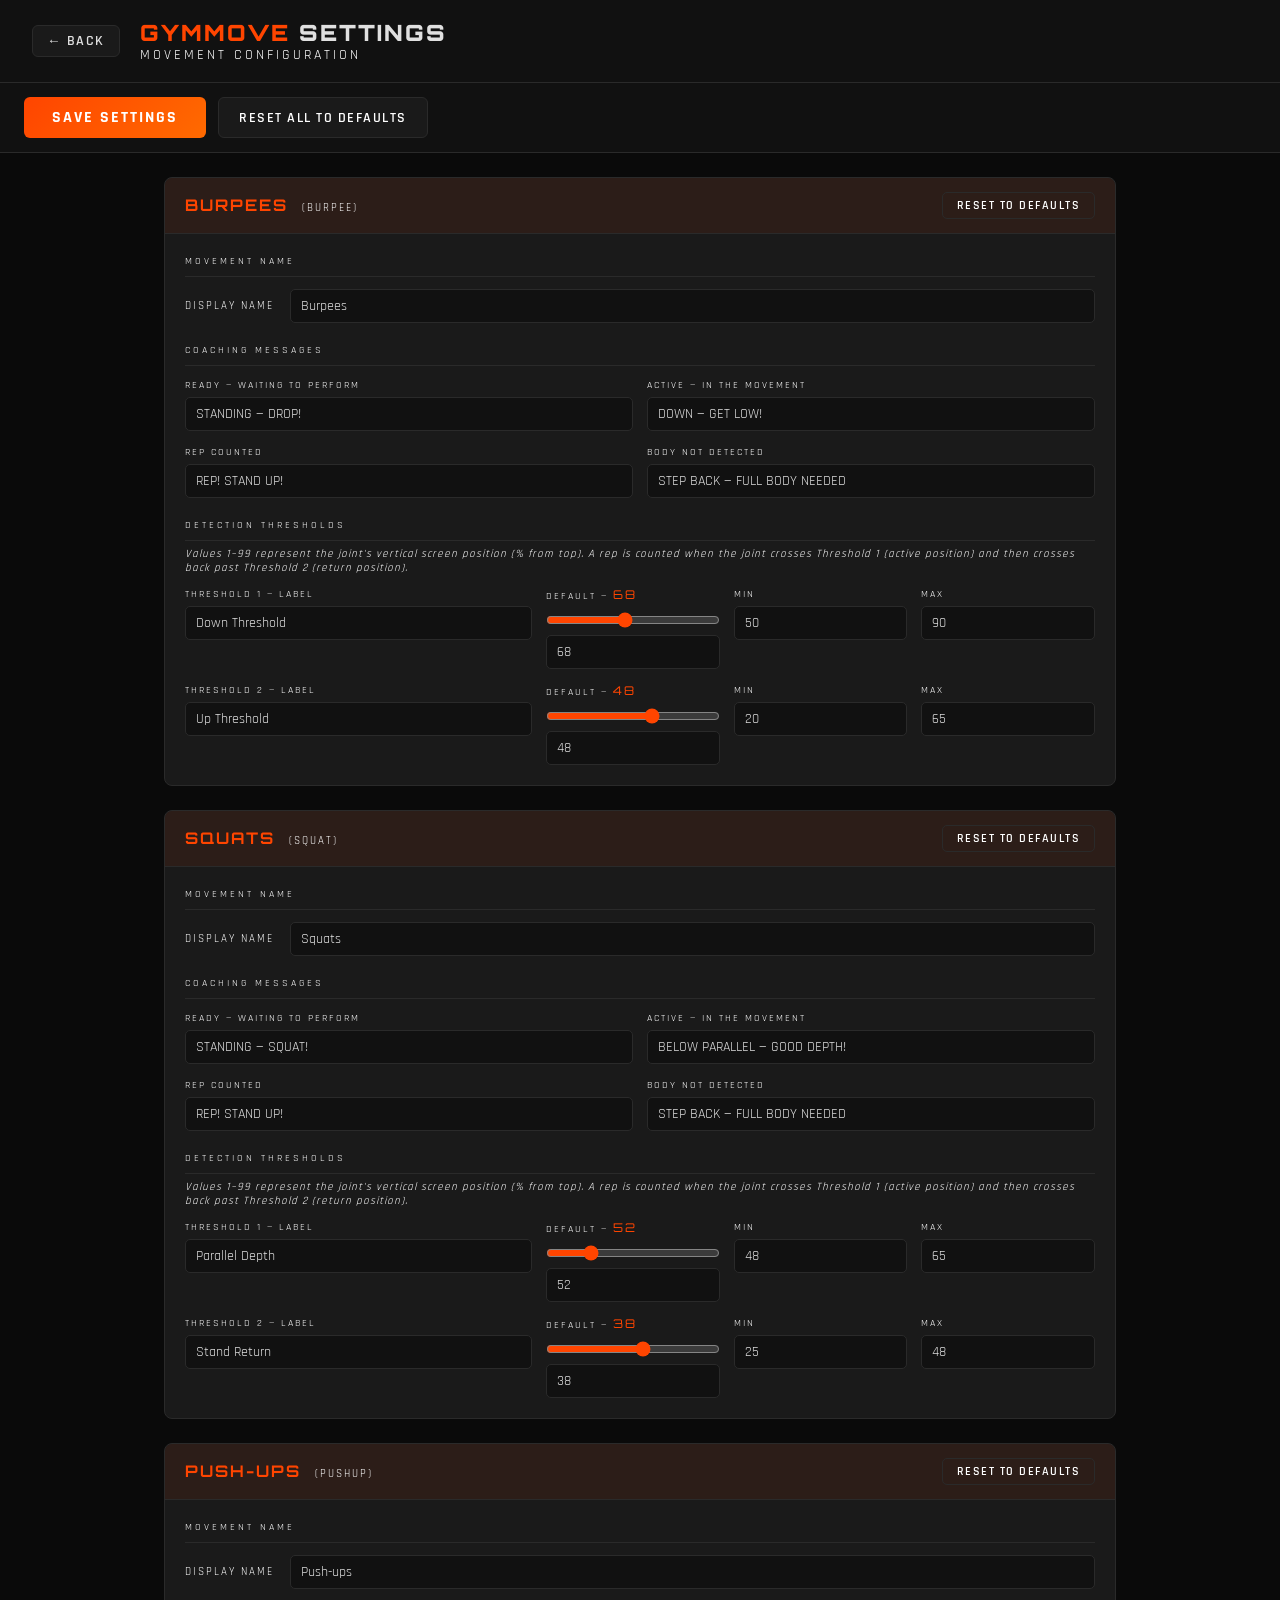
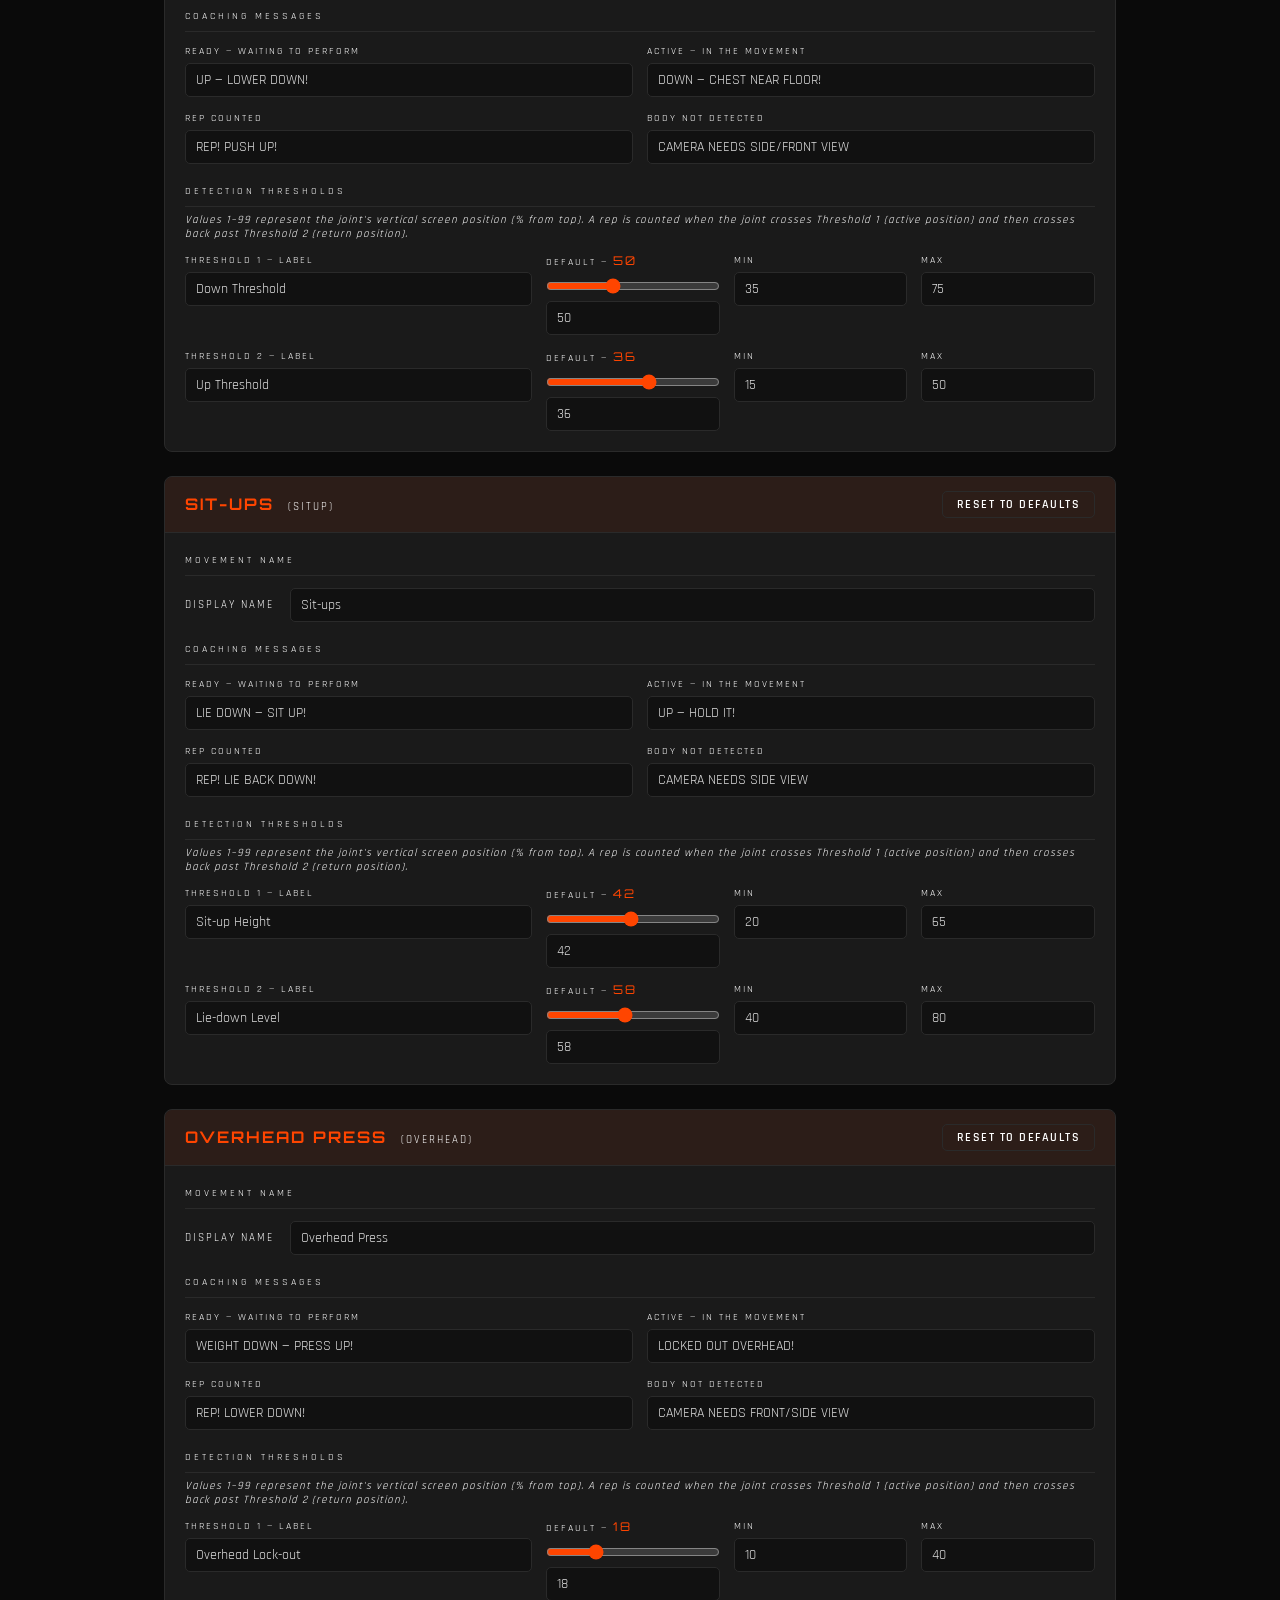
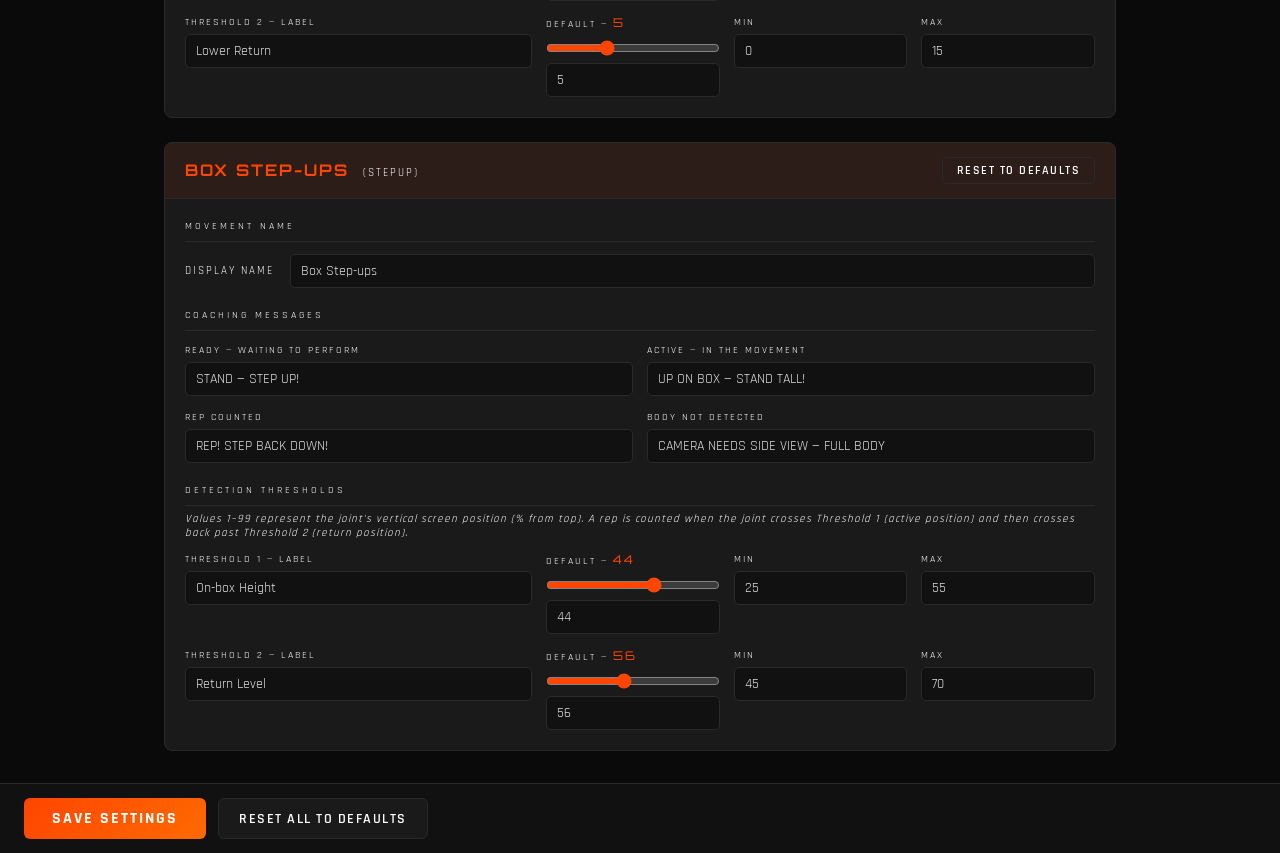
<file: setup.html>
<!DOCTYPE html>
<html lang="en">
<head>
  <meta charset="UTF-8" />
  <meta name="viewport" content="width=device-width, initial-scale=1.0" />
  <title>GymMove — Settings</title>
  <link rel="stylesheet" href="style.css" />
  <link rel="stylesheet" href="setup.css" />
</head>
<body>

<header>
  <div style="display:flex; align-items:center; gap:20px; width:100%;">
    <a href="index.html" class="back-btn">&#8592; Back</a>
    <div>
      <div class="logo">GymMove<span> Settings</span></div>
      <div class="subtitle">Movement Configuration</div>
    </div>
  </div>
</header>

<div class="setup-toolbar">
  <button class="save-btn" id="saveBtn">Save Settings</button>
  <button class="reset-all-btn" id="resetAllBtn">Reset All to Defaults</button>
</div>

<div class="setup-container" id="settingsContainer">
  <!-- Cards injected by setup.js -->
</div>

<div class="setup-toolbar setup-toolbar--bottom">
  <button class="save-btn" id="saveBtnBottom">Save Settings</button>
  <button class="reset-all-btn" id="resetAllBtnBottom">Reset All to Defaults</button>
</div>

<script src="setup.js"></script>
</body>
</html>
</file>
<file: style.css>
@import url('https://fonts.googleapis.com/css2?family=Rajdhani:wght@400;600;700&family=Orbitron:wght@700;900&display=swap');

*, *::before, *::after {
  box-sizing: border-box;
  margin: 0;
  padding: 0;
}

:root {
  --bg:        #0a0a0a;
  --surface:   #111111;
  --card:      #1a1a1a;
  --border:    #2a2a2a;
  --accent:    #ff4500;
  --accent2:   #ff6a00;
  --green:     #00ff88;
  --text:      #e0e0e0;
  --muted:     #ffffff;
}

body {
  background: var(--bg);
  color: var(--text);
  font-family: 'Rajdhani', sans-serif;
  min-height: 100vh;
  display: flex;
  flex-direction: column;
  align-items: center;
}

header {
  width: 100%;
  padding: 18px 32px;
  display: flex;
  align-items: center;
  gap: 14px;
  border-bottom: 1px solid var(--border);
  background: var(--surface);
}

header .logo {
  font-family: 'Orbitron', sans-serif;
  font-size: 1.4rem;
  font-weight: 900;
  letter-spacing: 2px;
  color: var(--accent);
  text-transform: uppercase;
}

header .logo span {
  color: var(--text);
}

header .logo .version {
  font-size: 0.6em;
  font-weight: 400;
  opacity: 0.5;
  vertical-align: middle;
}

header .subtitle {
  font-size: 0.85rem;
  color: var(--muted);
  letter-spacing: 3px;
  text-transform: uppercase;
}

.main {
  display: flex;
  gap: 24px;
  padding: 24px;
  width: 100%;
  max-width: 1200px;
}

/* ── Movement Selector ── */
.movement-bar {
  display: flex;
  align-items: center;
  padding: 12px 24px;
  background: var(--surface);
  border-bottom: 1px solid var(--border);
  width: 100%;
}

.movement-select {
  background: var(--card);
  border: 1px solid var(--border);
  border-radius: 8px;
  color: var(--text);
  font-family: 'Rajdhani', sans-serif;
  font-size: 1rem;
  font-weight: 600;
  letter-spacing: 1px;
  padding: 8px 14px;
  cursor: pointer;
  transition: border-color 0.2s;
  appearance: auto;
}

.movement-select:focus {
  outline: none;
  border-color: var(--accent);
}

.movement-select:disabled {
  opacity: 0.4;
  cursor: not-allowed;
}

/* ── Camera Panel ── */
.camera-panel {
  flex: 1;
  display: flex;
  flex-direction: column;
  gap: 16px;
}

.video-wrapper {
  position: relative;
  background: #000;
  border: 1px solid var(--border);
  border-radius: 8px;
  overflow: hidden;
  aspect-ratio: 4/3;
}

.cam-toggle-btn {
  background: var(--card);
  border: 1px solid var(--border);
  border-radius: 6px;
  color: var(--text);
  font-family: 'Rajdhani', sans-serif;
  font-size: 0.8rem;
  font-weight: 600;
  letter-spacing: 1.5px;
  text-transform: uppercase;
  cursor: pointer;
  padding: 6px 14px;
  transition: border-color 0.2s;
}
.cam-toggle-btn:hover { border-color: var(--accent); color: var(--accent); }

#videoEl {
  width: 100%;
  height: 100%;
  object-fit: cover;
  display: block;
}

#poseCanvas {
  position: absolute;
  top: 0; left: 0;
  width: 100%;
  height: 100%;
}

.phase-badge {
  position: absolute;
  top: 12px;
  left: 50%;
  transform: translateX(-50%);
  background: rgba(0,0,0,0.75);
  border: 1px solid var(--accent);
  border-radius: 20px;
  padding: 4px 18px;
  font-family: 'Orbitron', sans-serif;
  font-size: 0.75rem;
  letter-spacing: 2px;
  color: var(--accent);
  text-transform: uppercase;
  white-space: nowrap;
}

.status-bar {
  display: flex;
  gap: 8px;
}

.status-bar button {
  flex: 1;
  padding: 12px;
  border: none;
  border-radius: 6px;
  font-family: 'Rajdhani', sans-serif;
  font-size: 1rem;
  font-weight: 700;
  letter-spacing: 2px;
  cursor: pointer;
  text-transform: uppercase;
  transition: opacity 0.2s, transform 0.1s;
}

.status-bar button:active { transform: scale(0.97); }
.status-bar button:disabled { opacity: 0.35; cursor: not-allowed; }

#startBtn {
  background: linear-gradient(135deg, var(--accent), var(--accent2));
  color: #fff;
}

#stopBtn {
  background: var(--card);
  color: var(--text);
  border: 1px solid var(--border);
}

#resetBtn {
  background: var(--card);
  color: var(--muted);
  border: 1px solid var(--border);
}

#recordBtn {
  background: var(--card);
  color: var(--text);
  border: 1px solid var(--border);
}

#recordBtn.recording {
  background: #6b0000;
  color: #fff;
  border-color: #ff2020;
  animation: pulse-rec 1.2s ease-in-out infinite;
}

@keyframes pulse-rec {
  0%, 100% { opacity: 1; }
  50%       { opacity: 0.65; }
}

/* ── Stats Panel ── */
.stats-panel {
  width: 300px;
  display: flex;
  flex-direction: column;
  gap: 16px;
}

.card {
  background: var(--card);
  border: 1px solid var(--border);
  border-radius: 8px;
  padding: 20px;
}

.card-label {
  font-size: 0.7rem;
  letter-spacing: 3px;
  text-transform: uppercase;
  color: var(--muted);
  margin-bottom: 8px;
}

.big-number {
  font-family: 'Orbitron', sans-serif;
  font-size: 4rem;
  font-weight: 900;
  line-height: 1;
  color: var(--accent);
  text-shadow: 0 0 30px rgba(255,69,0,0.4);
}

.big-number.green {
  color: var(--green);
  text-shadow: 0 0 30px rgba(0,255,136,0.3);
}

.timer-display {
  font-family: 'Orbitron', sans-serif;
  font-size: 2.2rem;
  font-weight: 700;
  color: var(--text);
}

.pace-display {
  font-family: 'Orbitron', sans-serif;
  font-size: 1.6rem;
  font-weight: 700;
  color: var(--text);
}

.pace-unit {
  font-size: 0.7rem;
  color: var(--muted);
  letter-spacing: 2px;
  margin-top: 4px;
}

/* Goal progress */
.goal-section {
  display: flex;
  flex-direction: column;
  gap: 10px;
}

.goal-row {
  display: flex;
  justify-content: space-between;
  align-items: center;
}

.goal-label {
  font-size: 0.7rem;
  letter-spacing: 2px;
  text-transform: uppercase;
  color: var(--muted);
}

.goal-value {
  font-family: 'Orbitron', sans-serif;
  font-size: 0.85rem;
  color: var(--text);
}

.progress-bar {
  width: 100%;
  height: 6px;
  background: var(--border);
  border-radius: 3px;
  overflow: hidden;
}

.progress-fill {
  height: 100%;
  background: linear-gradient(90deg, var(--accent), var(--accent2));
  border-radius: 3px;
  transition: width 0.3s ease;
  width: 0%;
}

/* Session history */
.history-list {
  display: flex;
  flex-direction: column;
  gap: 8px;
  max-height: 200px;
  overflow-y: auto;
}

.history-list::-webkit-scrollbar { width: 4px; }
.history-list::-webkit-scrollbar-track { background: var(--bg); }
.history-list::-webkit-scrollbar-thumb { background: var(--border); border-radius: 2px; }

.history-item {
  display: flex;
  justify-content: space-between;
  align-items: center;
  padding: 8px 12px;
  background: var(--surface);
  border-radius: 4px;
  border-left: 3px solid var(--accent);
  font-size: 0.85rem;
}

.history-item .hi-reps {
  font-family: 'Orbitron', sans-serif;
  font-weight: 700;
  color: var(--accent);
}

.history-item .hi-move {
  font-size: 0.72rem;
  color: var(--muted);
  margin-left: 6px;
  letter-spacing: 1px;
  text-transform: uppercase;
}

.history-item .hi-meta {
  color: var(--muted);
  font-size: 0.75rem;
}

.empty-state {
  color: var(--muted);
  font-size: 0.8rem;
  letter-spacing: 1px;
  text-align: center;
  padding: 16px 0;
}

/* Sensitivity controls */
.sensitivity-grid {
  display: grid;
  grid-template-columns: 1fr 1fr;
  gap: 12px;
}

.sens-item label {
  display: block;
  font-size: 0.65rem;
  letter-spacing: 2px;
  text-transform: uppercase;
  color: var(--muted);
  margin-bottom: 4px;
}

.sens-item input[type=range] {
  width: 100%;
  accent-color: var(--accent);
}

.sens-item .sens-val {
  font-family: 'Orbitron', sans-serif;
  font-size: 0.75rem;
  color: var(--accent);
}

/* Manual adjust */
.manual-btn {
  width: 100%;
  padding: 10px;
  border: 1px solid var(--border);
  border-radius: 6px;
  background: var(--surface);
  color: var(--text);
  font-family: 'Rajdhani', sans-serif;
  font-size: 0.85rem;
  font-weight: 600;
  letter-spacing: 2px;
  cursor: pointer;
  text-transform: uppercase;
  transition: border-color 0.2s;
}
.manual-btn:hover { border-color: var(--accent); color: var(--accent); }

/* Flash animation on rep */
@keyframes flash {
  0%   { box-shadow: 0 0 0 0 rgba(255,69,0,0.7); }
  50%  { box-shadow: 0 0 0 12px rgba(255,69,0,0); }
  100% { box-shadow: 0 0 0 0 rgba(255,69,0,0); }
}
.rep-flash { animation: flash 0.4s ease-out; }

/* Celebration overlay */
#celebration {
  position: fixed;
  inset: 0;
  background: rgba(0,0,0,0.85);
  display: flex;
  flex-direction: column;
  align-items: center;
  justify-content: center;
  z-index: 999;
  opacity: 0;
  pointer-events: none;
  transition: opacity 0.3s;
}
#celebration.show {
  opacity: 1;
  pointer-events: all;
}
.celeb-title {
  font-family: 'Orbitron', sans-serif;
  font-size: 3rem;
  font-weight: 900;
  color: var(--accent);
  text-shadow: 0 0 40px rgba(255,69,0,0.8);
  text-align: center;
}
.celeb-sub {
  font-size: 1.2rem;
  color: var(--text);
  letter-spacing: 3px;
  margin-top: 12px;
}
.celeb-close {
  margin-top: 32px;
  padding: 12px 36px;
  background: var(--accent);
  color: #fff;
  border: none;
  border-radius: 6px;
  font-family: 'Rajdhani', sans-serif;
  font-size: 1rem;
  font-weight: 700;
  letter-spacing: 2px;
  cursor: pointer;
  text-transform: uppercase;
}

/* ── Mobile ── */
@media (max-width: 768px) {
  header { padding: 12px 16px; }
  header .logo { font-size: 1.1rem; }

  .movement-bar {
    padding: 10px 12px;
  }

  .movement-select {
    font-size: 0.9rem;
  }

  .main {
    flex-direction: column;
    padding: 12px;
    gap: 12px;
  }

  .stats-panel { width: 100%; }

  .video-wrapper { aspect-ratio: 3/4; }

  .status-bar button {
    padding: 14px 8px;
    font-size: 0.9rem;
  }

  .big-number { font-size: 3rem; }
  .timer-display { font-size: 1.8rem; }
  .pace-display  { font-size: 1.4rem; }

  .card { padding: 14px; }

  .sensitivity-grid { grid-template-columns: 1fr; }

  .celeb-title { font-size: 2rem; }

  .cam-toggle-btn { font-size: 0.75rem; padding: 8px 14px; }
}
</file>
<file: setup.css>
.back-btn {
  display: inline-flex;
  align-items: center;
  padding: 6px 14px;
  background: var(--card);
  border: 1px solid var(--border);
  border-radius: 6px;
  color: var(--text);
  font-family: 'Rajdhani', sans-serif;
  font-size: 0.85rem;
  font-weight: 600;
  letter-spacing: 1.5px;
  text-decoration: none;
  text-transform: uppercase;
  transition: border-color 0.2s, color 0.2s;
  white-space: nowrap;
}
.back-btn:hover { border-color: var(--accent); color: var(--accent); }

.setup-toolbar {
  display: flex;
  gap: 12px;
  padding: 14px 24px;
  background: var(--surface);
  border-bottom: 1px solid var(--border);
  width: 100%;
  position: sticky;
  top: 0;
  z-index: 10;
}

.setup-toolbar--bottom {
  position: static;
  border-bottom: none;
  border-top: 1px solid var(--border);
  margin-top: 8px;
}

.save-btn {
  padding: 10px 28px;
  background: linear-gradient(135deg, var(--accent), var(--accent2));
  color: #fff;
  border: none;
  border-radius: 6px;
  font-family: 'Rajdhani', sans-serif;
  font-size: 1rem;
  font-weight: 700;
  letter-spacing: 2px;
  text-transform: uppercase;
  cursor: pointer;
  transition: opacity 0.2s;
}
.save-btn:hover { opacity: 0.88; }
.save-btn.saved {
  background: var(--green);
  color: #000;
}

.reset-all-btn {
  padding: 10px 20px;
  background: var(--card);
  border: 1px solid var(--border);
  border-radius: 6px;
  color: var(--muted);
  font-family: 'Rajdhani', sans-serif;
  font-size: 0.85rem;
  font-weight: 600;
  letter-spacing: 1.5px;
  text-transform: uppercase;
  cursor: pointer;
  transition: border-color 0.2s, color 0.2s;
}
.reset-all-btn:hover { border-color: var(--accent); color: var(--accent); }

.setup-container {
  width: 100%;
  max-width: 1000px;
  padding: 24px;
  display: flex;
  flex-direction: column;
  gap: 24px;
  align-self: center;
}

/* ── Per-movement card ── */
.settings-card {
  padding: 0;
  overflow: hidden;
}

.settings-card-header {
  display: flex;
  align-items: center;
  justify-content: space-between;
  padding: 14px 20px;
  background: rgba(255,69,0,0.08);
  border-bottom: 1px solid var(--border);
}

.settings-move-name {
  font-family: 'Orbitron', sans-serif;
  font-size: 1rem;
  font-weight: 700;
  color: var(--accent);
  letter-spacing: 2px;
  text-transform: uppercase;
}

.settings-move-key {
  font-size: 0.7rem;
  color: var(--muted);
  letter-spacing: 2px;
  text-transform: uppercase;
  margin-left: 10px;
}

.reset-move-btn {
  padding: 5px 14px;
  background: transparent;
  border: 1px solid var(--border);
  border-radius: 5px;
  color: var(--muted);
  font-family: 'Rajdhani', sans-serif;
  font-size: 0.75rem;
  font-weight: 600;
  letter-spacing: 1.5px;
  text-transform: uppercase;
  cursor: pointer;
  transition: border-color 0.2s, color 0.2s;
}
.reset-move-btn:hover { border-color: var(--accent); color: var(--accent); }

.settings-body {
  padding: 20px;
  display: flex;
  flex-direction: column;
  gap: 20px;
}

.settings-section-title {
  font-size: 0.65rem;
  letter-spacing: 3px;
  text-transform: uppercase;
  color: var(--muted);
  padding-bottom: 8px;
  border-bottom: 1px solid var(--border);
}

.settings-name-row {
  display: flex;
  align-items: center;
  gap: 16px;
}

.settings-name-row label {
  font-size: 0.7rem;
  letter-spacing: 2px;
  text-transform: uppercase;
  color: var(--muted);
  white-space: nowrap;
}

.settings-grid {
  display: grid;
  grid-template-columns: 1fr 1fr;
  gap: 14px;
}

.thresh-grid {
  grid-template-columns: 2fr 1fr 1fr 1fr;
}

.settings-field {
  display: flex;
  flex-direction: column;
  gap: 5px;
}

.settings-field label {
  font-size: 0.65rem;
  letter-spacing: 2px;
  text-transform: uppercase;
  color: var(--muted);
}

.settings-field input[type="text"],
.settings-field input[type="number"],
.settings-name-row input[type="text"] {
  background: var(--surface);
  border: 1px solid var(--border);
  border-radius: 5px;
  color: var(--text);
  font-family: 'Rajdhani', sans-serif;
  font-size: 0.9rem;
  padding: 7px 10px;
  width: 100%;
  transition: border-color 0.2s;
}

.settings-field input:focus,
.settings-name-row input:focus {
  outline: none;
  border-color: var(--accent);
}

.thresh-slider {
  width: 100%;
  accent-color: var(--accent);
  margin: 4px 0 2px;
}

.thresh-number {
  width: 100%;
}

.thresh-live {
  font-family: 'Orbitron', sans-serif;
  font-size: 0.75rem;
  color: var(--accent);
}

.thresh-note {
  font-size: 0.7rem;
  color: var(--muted);
  letter-spacing: 1px;
  font-style: italic;
}

/* ── Mobile ── */
@media (max-width: 768px) {
  .setup-container { padding: 12px; gap: 16px; }
  .settings-grid { grid-template-columns: 1fr; }
  .thresh-grid { grid-template-columns: 1fr 1fr; }
  .setup-toolbar { padding: 10px 12px; }
  .save-btn { padding: 9px 18px; font-size: 0.9rem; }
}
</file>
